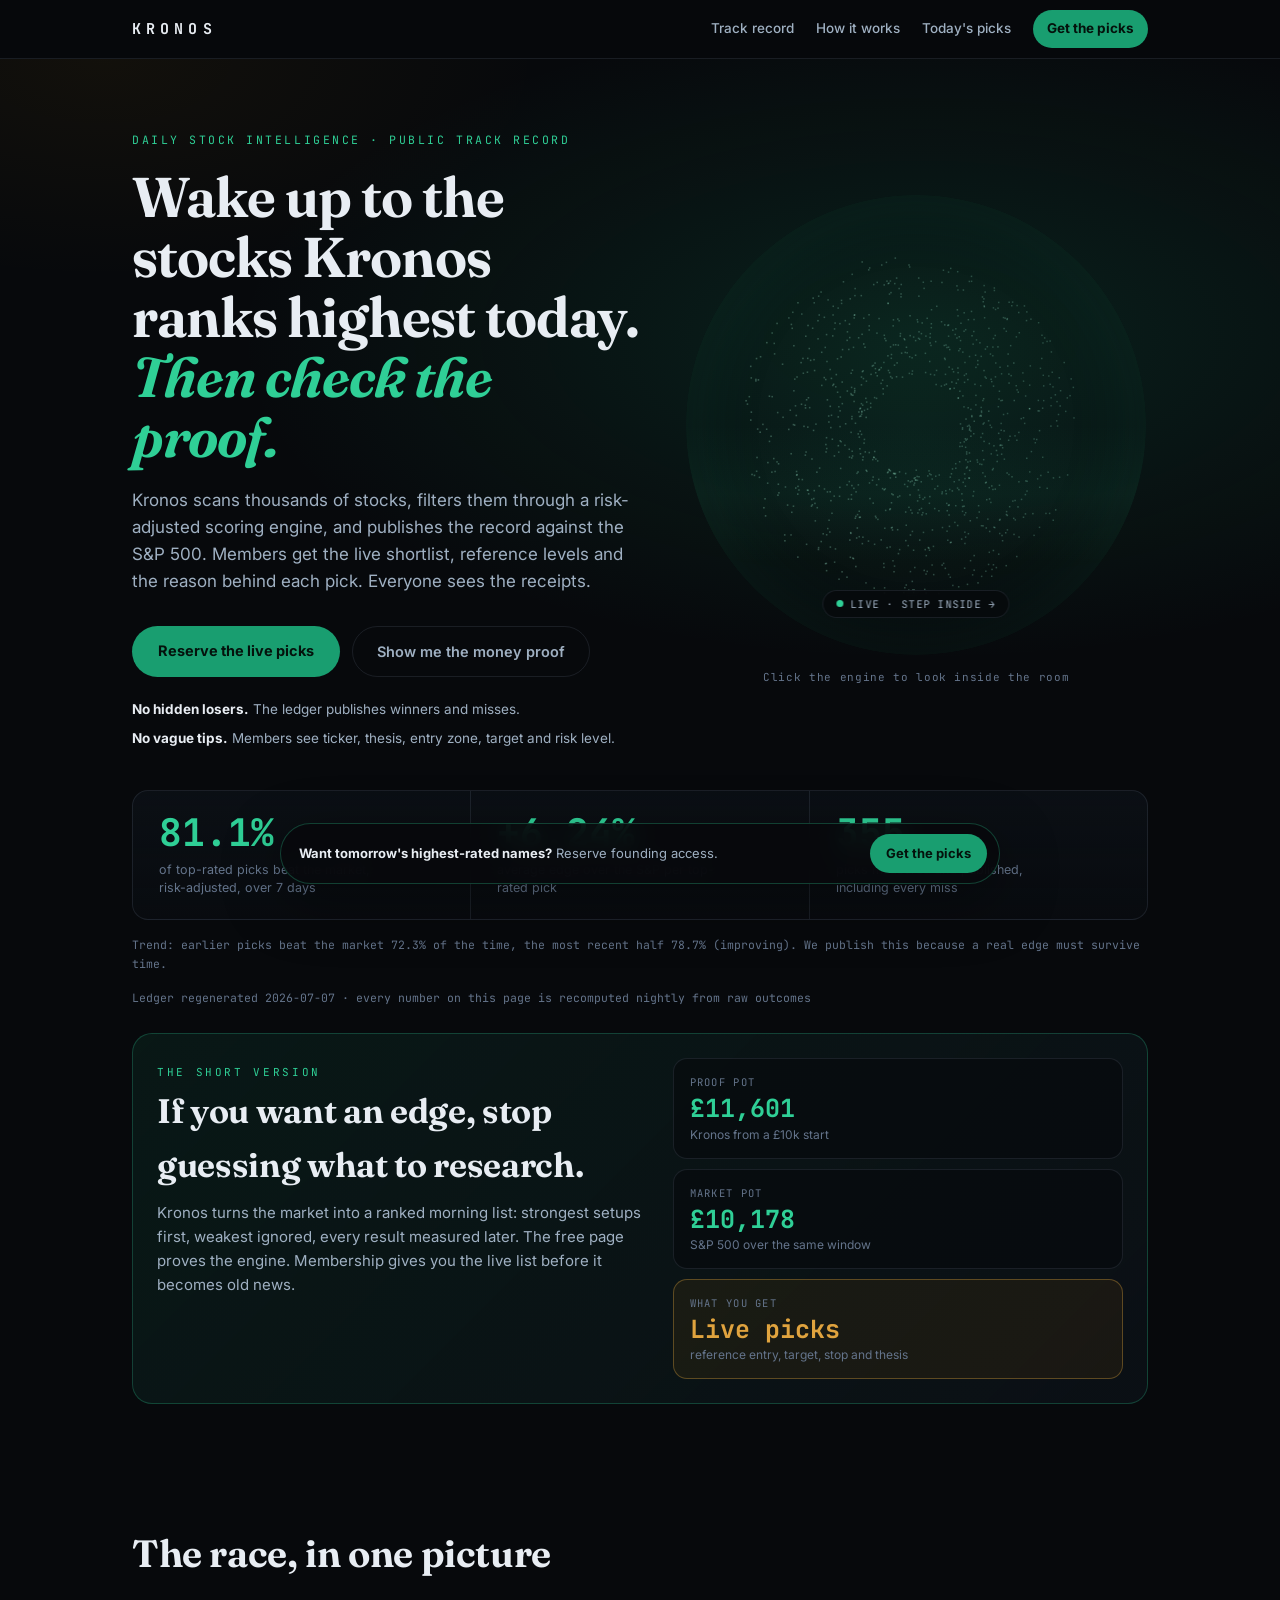
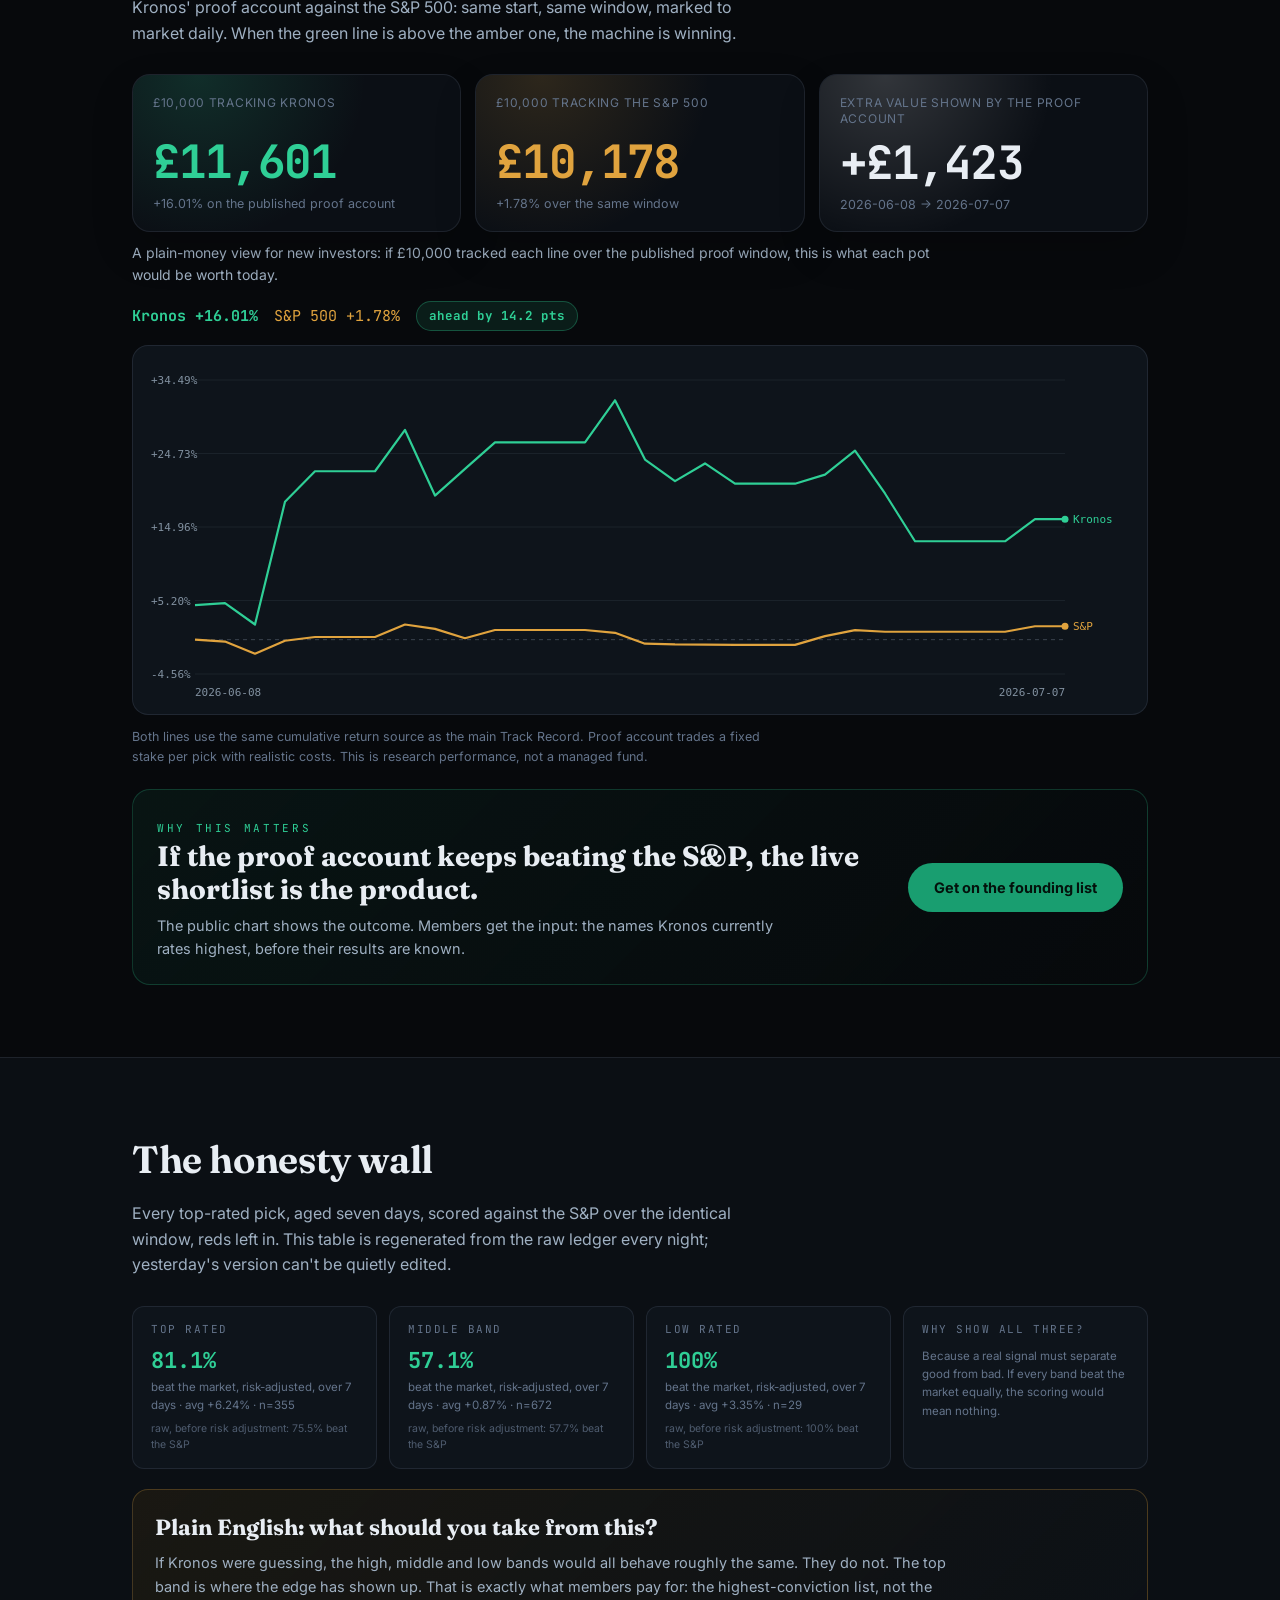
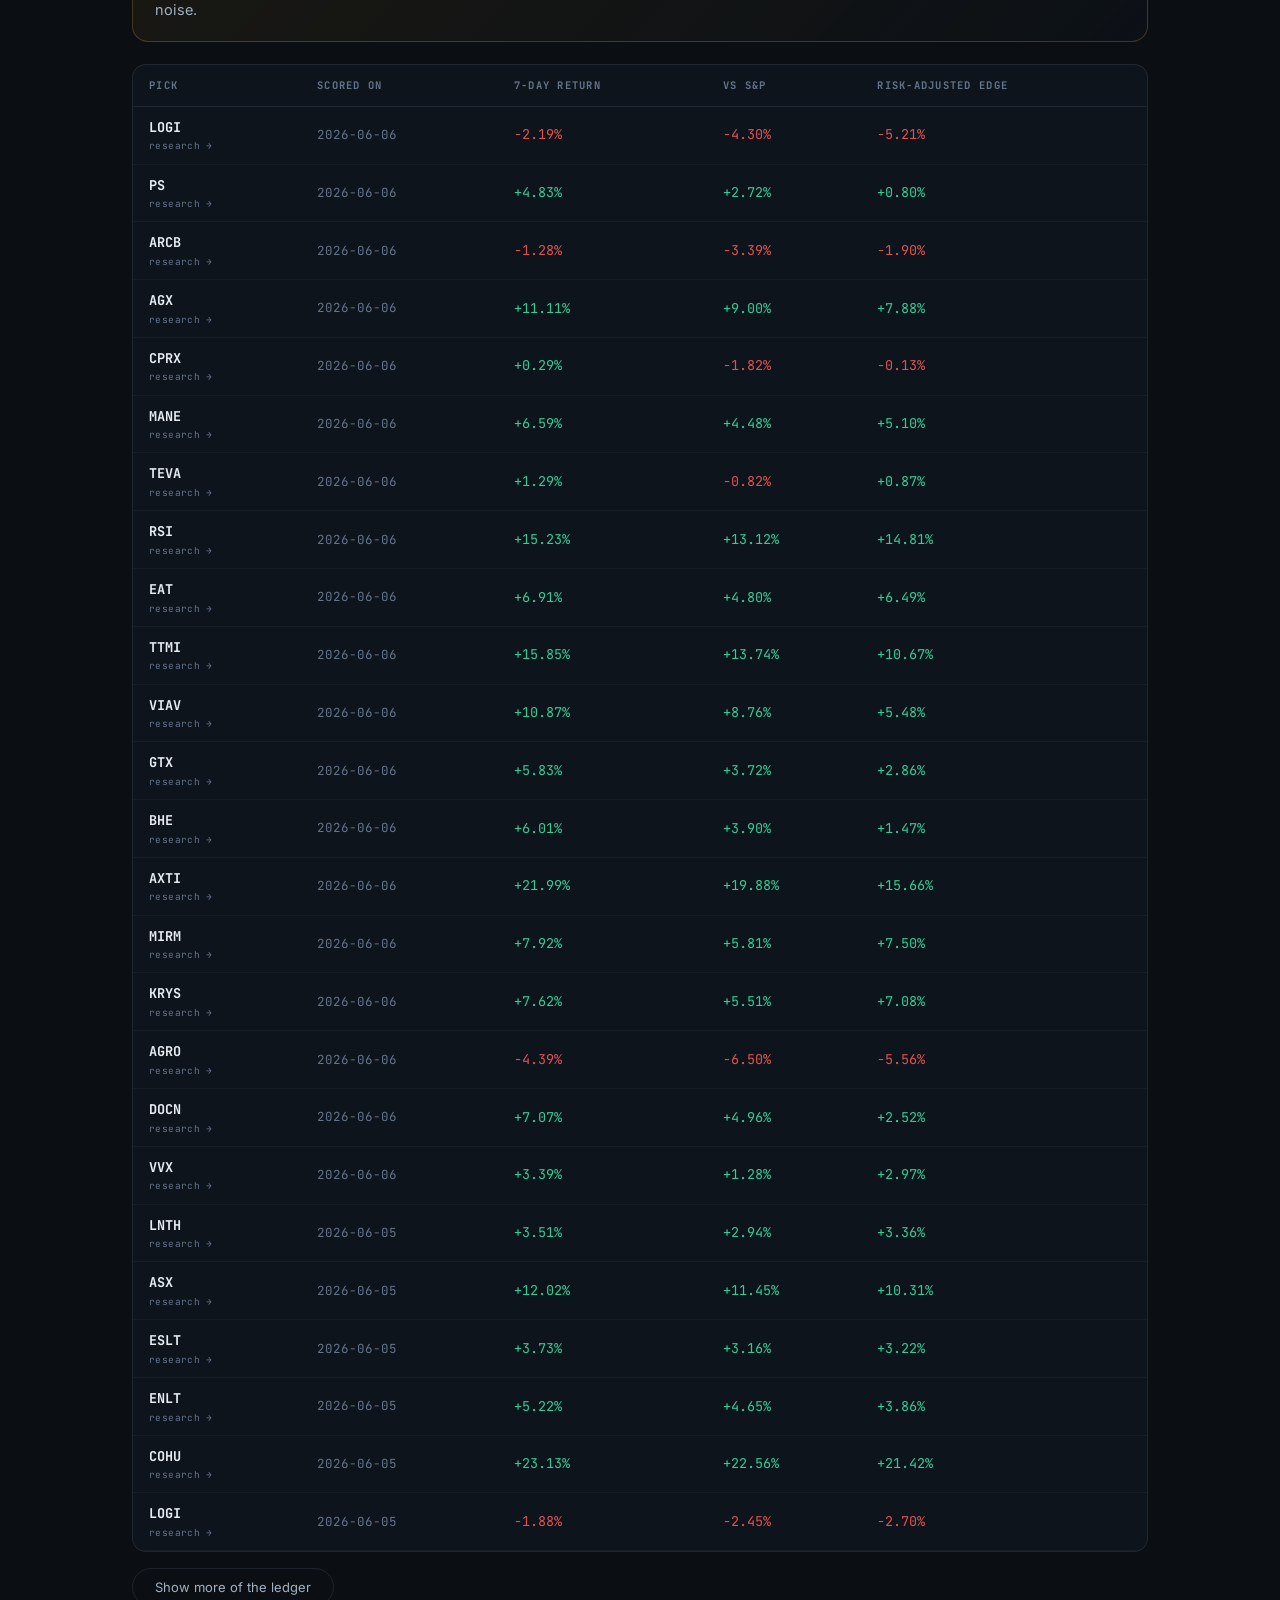
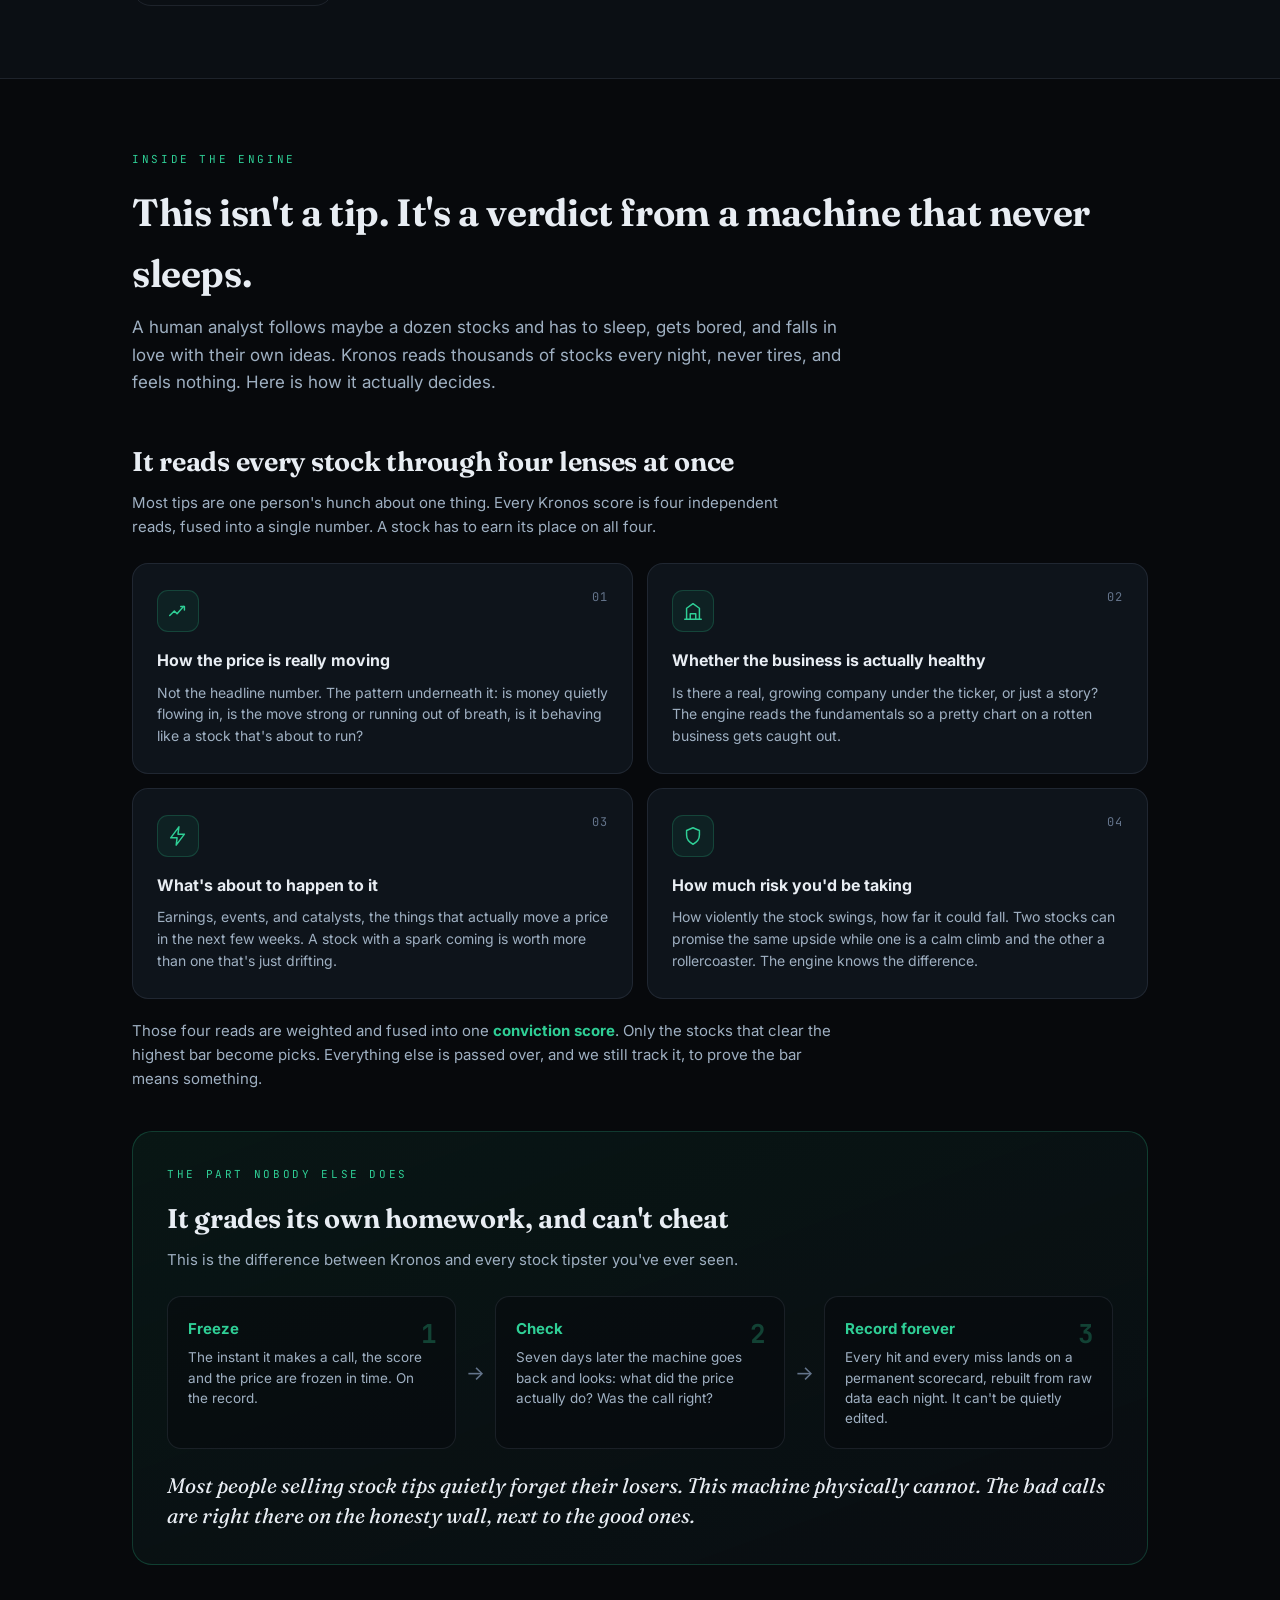
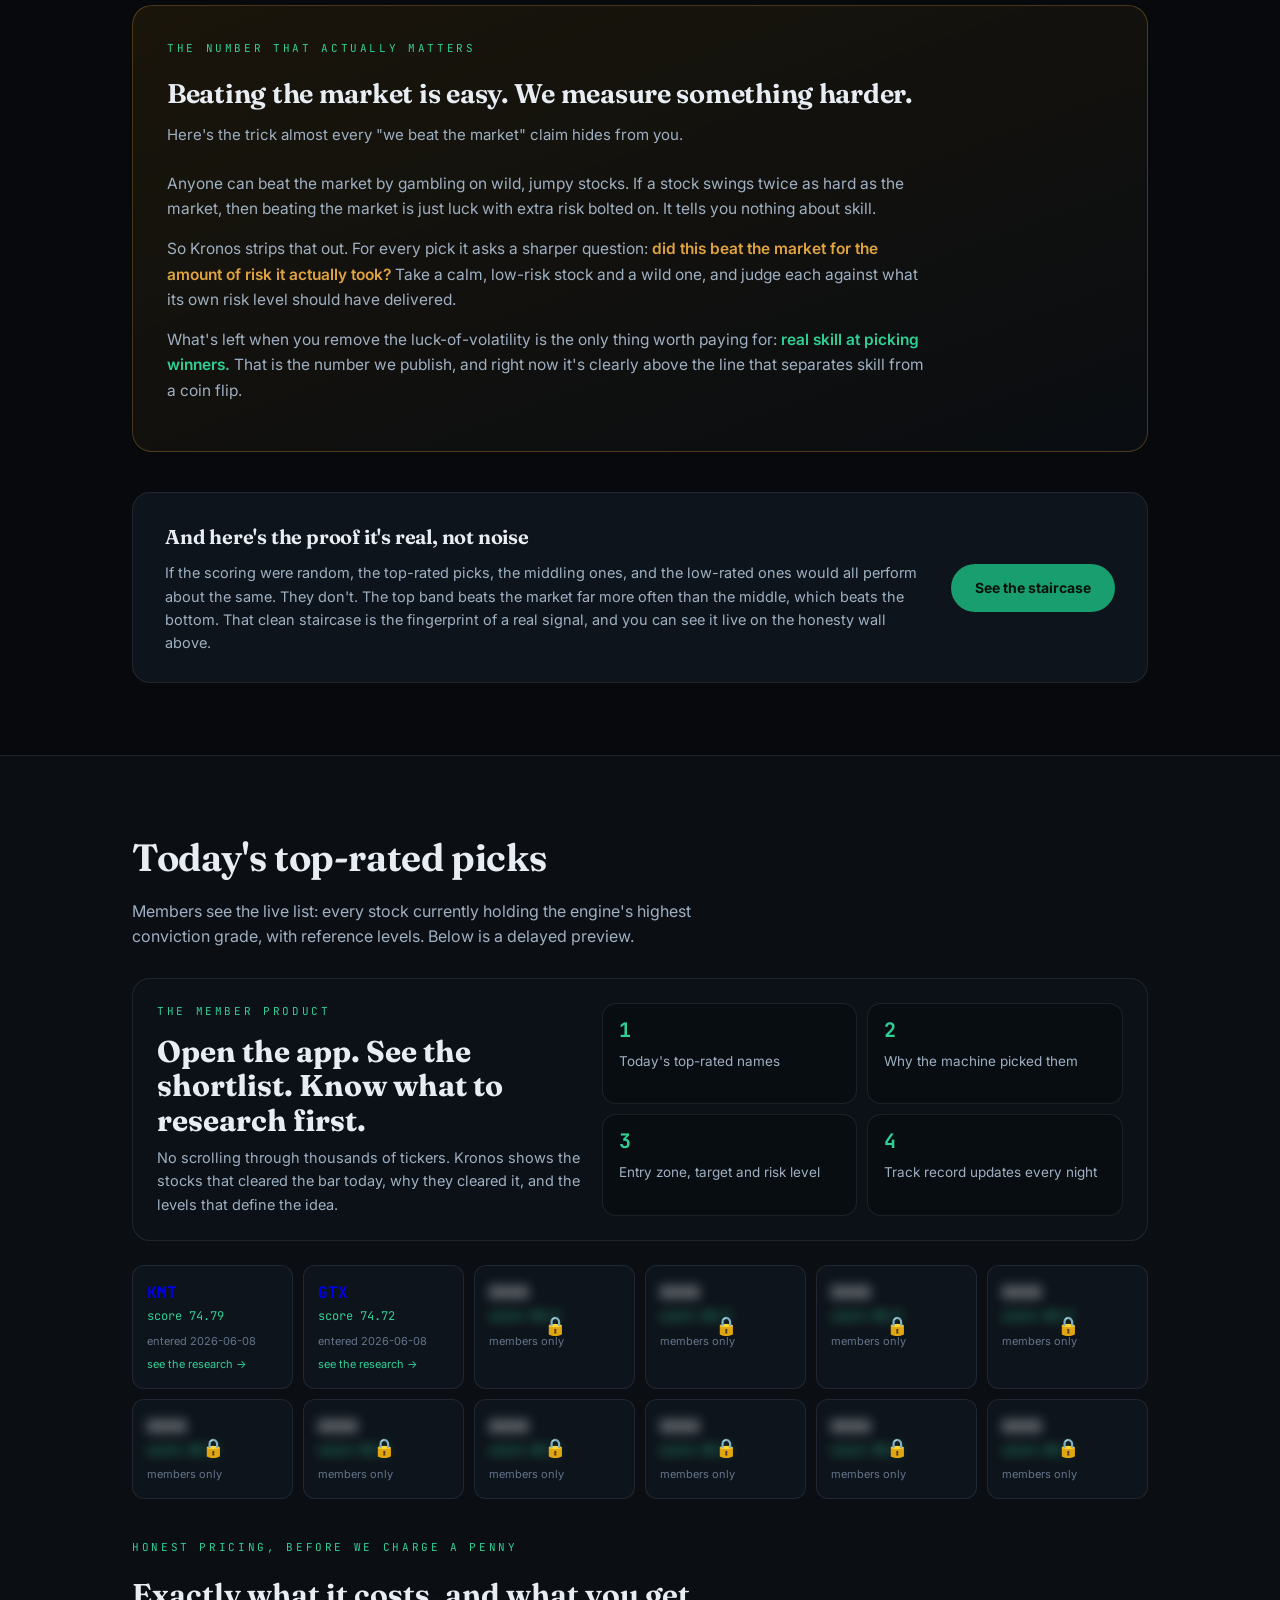
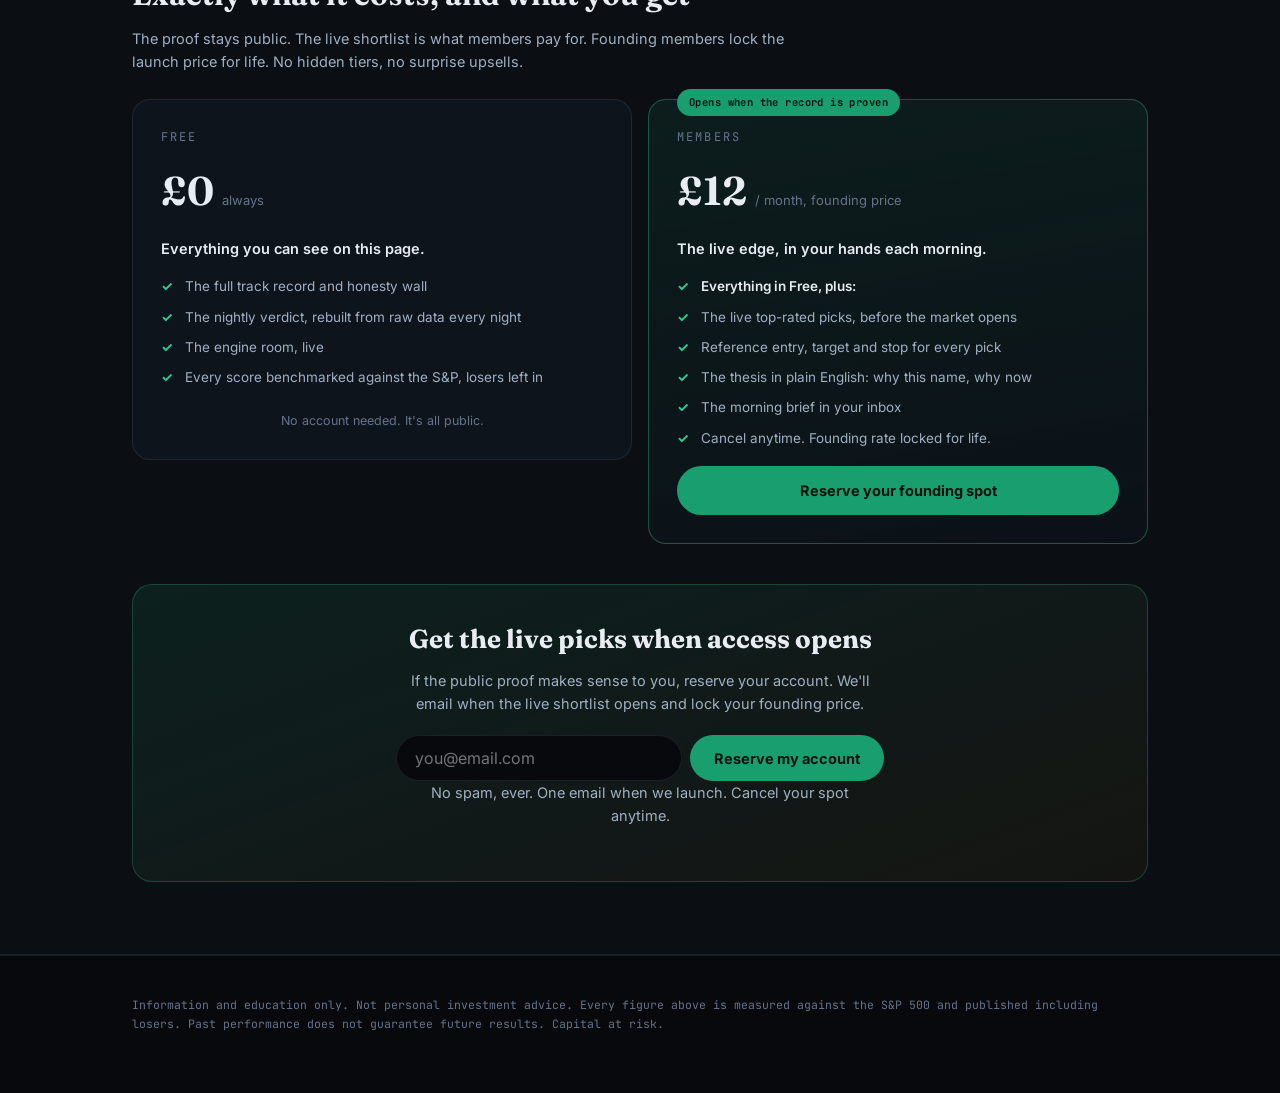
<file: index.html>
<!DOCTYPE html>
<html lang="en">
<head>
  <meta charset="UTF-8">
  <meta name="viewport" content="width=device-width, initial-scale=1.0, viewport-fit=cover">
  <title>KRONOS: daily stock picks with a public track record</title>
  <meta name="description" content="Kronos scores thousands of stocks, publishes every result, and shows retail investors the top-rated picks with a live track record against the S&P 500.">
  <meta name="theme-color" content="#07090c">
  <link rel="preconnect" href="https://fonts.googleapis.com">
  <link rel="preconnect" href="https://fonts.gstatic.com" crossorigin>
  <link href="https://fonts.googleapis.com/css2?family=Fraunces:opsz,wght@9..144,500;9..144,650&family=Inter:wght@400;500;600;700&family=JetBrains+Mono:wght@400;500;700&display=swap" rel="stylesheet">
  <link rel="stylesheet" href="css/site.css?v=8">
</head>
<body>
  <header class="nav">
    <div class="wrap nav-in">
      <div class="wordmark">KRONOS</div>
      <nav class="nav-links">
        <a href="#record">Track record</a>
        <a href="#how">How it works</a>
        <a href="#picks">Today's picks</a>
        <a class="cta-mini" href="#join">Get the picks</a>
      </nav>
    </div>
  </header>

  <!-- HERO: the living entity + the claim -->
  <section class="hero">
    <div class="wrap hero-grid">
      <div class="hero-copy">
        <p class="kicker">DAILY STOCK INTELLIGENCE · PUBLIC TRACK RECORD</p>
        <h1>Wake up to the stocks Kronos ranks highest today.<br><em>Then check the proof.</em></h1>
        <p class="sub">Kronos scans thousands of stocks, filters them through a risk-adjusted scoring
          engine, and publishes the record against the S&amp;P 500. Members get the live shortlist,
          reference levels and the reason behind each pick. Everyone sees the receipts.</p>
        <div class="hero-cta-row">
          <a href="#join" class="btn-primary">Reserve the live picks</a>
          <a href="#race" class="btn-ghost">Show me the money proof</a>
        </div>
        <div class="hero-proofline">
          <span><b>No hidden losers.</b> The ledger publishes winners and misses.</span>
          <span><b>No vague tips.</b> Members see ticker, thesis, entry zone, target and risk level.</span>
        </div>
      </div>
      <div class="hero-entity">
        <button class="entity-chamber" id="entity-open" type="button" aria-label="Step inside the engine room">
          <canvas id="entity"></canvas>
          <div class="entity-scanline"></div>
          <div class="entity-badge"><span class="pulse-dot"></span>LIVE · STEP INSIDE&nbsp;→</div>
        </button>
        <p class="entity-hint">Click the engine to look inside the room</p>
      </div>
    </div>

    <!-- the numbers, as a live readout strip under the hero -->
    <div class="wrap">
      <div class="readout" id="hero-stats">
        <div class="readout-cell"><b id="st-beat">...</b><span>of top-rated picks beat the market, risk-adjusted, over 7 days</span></div>
        <div class="readout-div"></div>
        <div class="readout-cell"><b id="st-alpha">...</b><span>average edge over the S&amp;P per top-rated pick</span></div>
        <div class="readout-div"></div>
        <div class="readout-cell"><b id="st-n">...</b><span>picks measured and published, including every miss</span></div>
      </div>
      <p class="asof mono" id="hero-trend" style="display:none"></p>
      <p class="asof mono" id="as-of">...</p>
      <div class="conversion-strip" id="conversion-strip">
        <div class="conversion-copy">
          <span class="eyebrow">THE SHORT VERSION</span>
          <h2>If you want an edge, stop guessing what to research.</h2>
          <p>Kronos turns the market into a ranked morning list: strongest setups first,
            weakest ignored, every result measured later. The free page proves the engine.
            Membership gives you the live list before it becomes old news.</p>
        </div>
        <div class="conversion-cards">
          <div class="conversion-card"><span>Proof pot</span><b id="cv-kronos">...</b><small>Kronos from a £10k start</small></div>
          <div class="conversion-card"><span>Market pot</span><b id="cv-sp">...</b><small>S&amp;P 500 over the same window</small></div>
          <div class="conversion-card hot"><span>What you get</span><b>Live picks</b><small>reference entry, target, stop and thesis</small></div>
        </div>
      </div>
    </div>
  </section>

  <!-- THE RACE -->
  <section class="band" id="race">
    <div class="wrap">
      <h2>The race, in one picture</h2>
      <p class="lede">Kronos' proof account against the S&amp;P 500: same start, same window,
        marked to market daily. When the green line is above the amber one, the machine is winning.</p>
      <div class="stake-race" id="stake-race" aria-label="Ten thousand pound portfolio comparison">
        <div class="stake-card stake-kronos">
          <span class="stake-label">£10,000 tracking Kronos</span>
          <b id="stake-kronos">...</b>
          <small id="stake-kronos-gain">...</small>
        </div>
        <div class="stake-card stake-sp">
          <span class="stake-label">£10,000 tracking the S&amp;P 500</span>
          <b id="stake-sp">...</b>
          <small id="stake-sp-gain">...</small>
        </div>
        <div class="stake-card stake-delta">
          <span class="stake-label">Extra value shown by the proof account</span>
          <b id="stake-delta">...</b>
          <small id="stake-window">same live window</small>
        </div>
      </div>
      <p class="stake-copy" id="stake-copy">A plain-money view for new investors: if £10,000 tracked each line over the published proof window, this is what each pot would be worth today.</p>
      <div class="race-head mono" id="race-verdict">...</div>
      <div class="chart-card">
        <canvas id="race-chart" height="340"></canvas>
      </div>
      <p class="note">Both lines use the same cumulative return source as the main Track Record. Proof account trades a fixed
        stake per pick with realistic costs. This is research performance, not a managed fund.</p>
      <div class="cta-panel">
        <div>
          <span class="eyebrow">WHY THIS MATTERS</span>
          <h3>If the proof account keeps beating the S&amp;P, the live shortlist is the product.</h3>
          <p>The public chart shows the outcome. Members get the input: the names Kronos currently rates highest, before their results are known.</p>
        </div>
        <a href="#join" class="btn-primary">Get on the founding list</a>
      </div>
      <div class="readout" id="real-trades-stats" style="display:none">
        <div class="readout-cell"><b id="rt-win">...</b><span>of closed top-tier trades were winners</span></div>
        <div class="readout-div"></div>
        <div class="readout-cell"><b id="rt-exp">...</b><span>average return per trade, costs included</span></div>
        <div class="readout-div"></div>
        <div class="readout-cell"><b id="rt-n">...</b><span>real, closed trades measured</span></div>
      </div>
      <p class="note" id="rt-note" style="display:none"></p>
    </div>
  </section>

  <!-- HONESTY WALL -->
  <section class="band alt" id="record">
    <div class="wrap">
      <h2>The honesty wall</h2>
      <p class="lede">Every top-rated pick, aged seven days, scored against the S&amp;P over the
        identical window, reds left in. This table is regenerated from the raw ledger every night;
        yesterday's version can't be quietly edited.<span id="wall-30d-caveat"></span></p>
      <div class="bands-row" id="bands-row"></div>
      <div class="joe-box">
        <h3>Plain English: what should you take from this?</h3>
        <p>If Kronos were guessing, the high, middle and low bands would all behave roughly the same.
          They do not. The top band is where the edge has shown up. That is exactly what members pay for:
          the highest-conviction list, not the noise.</p>
      </div>
      <div class="table-scroll">
        <table class="wall" id="wall">
          <thead><tr><th>Pick</th><th>Scored on</th><th>7-day return</th><th>vs S&amp;P</th><th>Risk-adjusted edge</th></tr></thead>
          <tbody></tbody>
        </table>
      </div>
      <button class="ghost" id="wall-more" type="button">Show more of the ledger</button>
    </div>
  </section>

  <!-- HOW THE ENGINE THINKS -->
  <section class="band" id="how">
    <div class="wrap">
      <p class="eyebrow">INSIDE THE ENGINE</p>
      <h2>This isn't a tip. It's a verdict from a machine that never sleeps.</h2>
      <p class="lede think-lead">A human analyst follows maybe a dozen stocks and has to sleep,
        gets bored, and falls in love with their own ideas. Kronos reads thousands of stocks every
        night, never tires, and feels nothing. Here is how it actually decides.</p>

      <!-- Four lenses -->
      <h3 class="think-h">It reads every stock through four lenses at once</h3>
      <p class="think-sub">Most tips are one person's hunch about one thing. Every Kronos score is
        four independent reads, fused into a single number. A stock has to earn its place on all four.</p>
      <div class="lenses">
        <div class="lens">
          <div class="lens-ic"><svg viewBox="0 0 24 24" fill="none" stroke="currentColor" stroke-width="1.6" stroke-linecap="round" stroke-linejoin="round"><path d="M3 17l5-5 3 3 7-8"/><path d="M15 7h4v4"/></svg></div>
          <span class="lens-n">01</span>
          <h4>How the price is really moving</h4>
          <p>Not the headline number. The pattern underneath it: is money quietly flowing in,
            is the move strong or running out of breath, is it behaving like a stock that's about to run?</p>
        </div>
        <div class="lens">
          <div class="lens-ic"><svg viewBox="0 0 24 24" fill="none" stroke="currentColor" stroke-width="1.6" stroke-linecap="round" stroke-linejoin="round"><path d="M3 21h18"/><path d="M5 21V9l7-5 7 5v12"/><path d="M9 21v-6h6v6"/></svg></div>
          <span class="lens-n">02</span>
          <h4>Whether the business is actually healthy</h4>
          <p>Is there a real, growing company under the ticker, or just a story? The engine reads the
            fundamentals so a pretty chart on a rotten business gets caught out.</p>
        </div>
        <div class="lens">
          <div class="lens-ic"><svg viewBox="0 0 24 24" fill="none" stroke="currentColor" stroke-width="1.6" stroke-linecap="round" stroke-linejoin="round"><path d="M13 2L4 14h7l-1 8 9-12h-7l1-8z"/></svg></div>
          <span class="lens-n">03</span>
          <h4>What's about to happen to it</h4>
          <p>Earnings, events, and catalysts, the things that actually move a price in the next few
            weeks. A stock with a spark coming is worth more than one that's just drifting.</p>
        </div>
        <div class="lens">
          <div class="lens-ic"><svg viewBox="0 0 24 24" fill="none" stroke="currentColor" stroke-width="1.6" stroke-linecap="round" stroke-linejoin="round"><path d="M12 3l7 3v5c0 4.5-3 8-7 10-4-2-7-5.5-7-10V6l7-3z"/></svg></div>
          <span class="lens-n">04</span>
          <h4>How much risk you'd be taking</h4>
          <p>How violently the stock swings, how far it could fall. Two stocks can promise the same
            upside while one is a calm climb and the other a rollercoaster. The engine knows the difference.</p>
        </div>
      </div>
      <p class="fuse-note">Those four reads are weighted and fused into one <b>conviction score</b>.
        Only the stocks that clear the highest bar become picks. Everything else is passed over,
        and we still track it, to prove the bar means something.</p>

      <!-- The self-scoring loop -->
      <div class="insight">
        <p class="eyebrow">THE PART NOBODY ELSE DOES</p>
        <h3 class="think-h">It grades its own homework, and can't cheat</h3>
        <p class="think-sub">This is the difference between Kronos and every stock tipster you've
          ever seen.</p>
        <div class="loop">
          <div class="loop-step"><span class="loop-n">1</span><b>Freeze</b>
            <p>The instant it makes a call, the score and the price are frozen in time. On the record.</p></div>
          <div class="loop-arrow">→</div>
          <div class="loop-step"><span class="loop-n">2</span><b>Check</b>
            <p>Seven days later the machine goes back and looks: what did the price actually do? Was the call right?</p></div>
          <div class="loop-arrow">→</div>
          <div class="loop-step"><span class="loop-n">3</span><b>Record forever</b>
            <p>Every hit and every miss lands on a permanent scorecard, rebuilt from raw data each night. It can't be quietly edited.</p></div>
        </div>
        <p class="insight-punch">Most people selling stock tips quietly forget their losers.
          This machine physically cannot. The bad calls are right there on the honesty wall, next to the good ones.</p>
      </div>

      <!-- The clever bit: risk-adjusted -->
      <div class="insight insight-gold">
        <p class="eyebrow">THE NUMBER THAT ACTUALLY MATTERS</p>
        <h3 class="think-h">Beating the market is easy. We measure something harder.</h3>
        <p class="think-sub">Here's the trick almost every "we beat the market" claim hides from you.</p>
        <p class="clever">Anyone can beat the market by gambling on wild, jumpy stocks. If a stock
          swings twice as hard as the market, then beating the market is just luck with extra risk bolted on.
          It tells you nothing about skill.</p>
        <p class="clever">So Kronos strips that out. For every pick it asks a sharper question:
          <b>did this beat the market for the amount of risk it actually took?</b> Take a calm,
          low-risk stock and a wild one, and judge each against what its own risk level should have delivered.</p>
        <p class="clever clever-last">What's left when you remove the luck-of-volatility is the only thing worth
          paying for: <b>real skill at picking winners.</b> That is the number we publish, and right now it's
          clearly above the line that separates skill from a coin flip.</p>
      </div>

      <!-- Gradient proof -->
      <div class="proof-strip">
        <div class="proof-strip-in">
          <div class="proof-strip-txt">
            <h3 class="think-h">And here's the proof it's real, not noise</h3>
            <p>If the scoring were random, the top-rated picks, the middling ones, and the low-rated
              ones would all perform about the same. They don't. The top band beats the market far more
              often than the middle, which beats the bottom. That clean staircase is the fingerprint of a
              real signal, and you can see it live on the honesty wall above.</p>
          </div>
          <a href="#record" class="proof-strip-cta">See the staircase</a>
        </div>
      </div>
    </div>
  </section>

  <!-- TODAY'S PICKS (the product) -->
  <section class="band alt" id="picks">
    <div class="wrap">
      <h2>Today's top-rated picks</h2>
      <p class="lede">Members see the live list: every stock currently holding the engine's highest
        conviction grade, with reference levels. Below is a delayed preview.</p>
      <div class="member-product">
        <div class="member-copy">
          <p class="eyebrow">THE MEMBER PRODUCT</p>
          <h3>Open the app. See the shortlist. Know what to research first.</h3>
          <p>No scrolling through thousands of tickers. Kronos shows the stocks that cleared the bar today,
            why they cleared it, and the levels that define the idea.</p>
        </div>
        <div class="member-grid">
          <div><b>1</b><span>Today's top-rated names</span></div>
          <div><b>2</b><span>Why the machine picked them</span></div>
          <div><b>3</b><span>Entry zone, target and risk level</span></div>
          <div><b>4</b><span>Track record updates every night</span></div>
        </div>
      </div>
      <div class="picks-grid" id="picks-grid"></div>

      <!-- PRICING (transparent, before we ever charge) -->
      <div class="pricing" id="pricing">
        <p class="eyebrow">HONEST PRICING, BEFORE WE CHARGE A PENNY</p>
        <h3 class="pricing-h">Exactly what it costs, and what you get</h3>
        <p class="pricing-note">The proof stays public. The live shortlist is what members pay for.
          Founding members lock the launch price for life. No hidden tiers, no surprise upsells.</p>
        <div class="tiers">
          <div class="tier">
            <div class="tier-name">FREE</div>
            <div class="tier-price"><b>£0</b><span>always</span></div>
            <p class="tier-tag">Everything you can see on this page.</p>
            <ul class="tier-list">
              <li>The full track record and honesty wall</li>
              <li>The nightly verdict, rebuilt from raw data every night</li>
              <li>The engine room, live</li>
              <li>Every score benchmarked against the S&amp;P, losers left in</li>
            </ul>
            <div class="tier-cta-note">No account needed. It's all public.</div>
          </div>
          <div class="tier tier-featured">
            <div class="tier-badge">Opens when the record is proven</div>
            <div class="tier-name">MEMBERS</div>
            <div class="tier-price"><b>£12</b><span>/ month, founding price</span></div>
            <p class="tier-tag">The live edge, in your hands each morning.</p>
            <ul class="tier-list">
              <li>Everything in Free, plus:</li>
              <li>The live top-rated picks, before the market opens</li>
              <li>Reference entry, target and stop for every pick</li>
              <li>The thesis in plain English: why this name, why now</li>
              <li>The morning brief in your inbox</li>
              <li>Cancel anytime. Founding rate locked for life.</li>
            </ul>
            <a href="#join" class="tier-cta">Reserve your founding spot</a>
          </div>
        </div>
      </div>

      <!-- CREATE ACCOUNT / EARLY ACCESS -->
      <div class="paywall" id="join">
        <h3>Get the live picks when access opens</h3>
        <p>If the public proof makes sense to you, reserve your account. We'll email when the live
          shortlist opens and lock your founding price.</p>
        <form class="waitlist" id="wl-form" onsubmit="return joinWaitlist(event)">
          <input type="email" id="wl-email" placeholder="you@email.com" required autocomplete="email">
          <input type="checkbox" name="botcheck" tabindex="-1" aria-hidden="true" style="position:absolute;left:-9999px;opacity:0">
          <button type="submit">Reserve my account</button>
        </form>
        <p class="wl-micro">No spam, ever. One email when we launch. Cancel your spot anytime.</p>
        <p class="mono tiny" id="wl-done"></p>
      </div>
    </div>
  </section>

  <!-- THE ENGINE ROOM (opens from the entity) -->
  <div class="engine-room" id="engine-room" aria-hidden="true">
    <div class="er-top">
      <div class="er-title">THE ENGINE ROOM <span class="er-live"><span class="pulse-dot"></span>LIVE</span></div>
      <div class="er-stats" id="er-stats"></div>
      <button class="er-close" id="er-close" type="button">Close ✕</button>
    </div>
    <div class="er-stage">
      <canvas id="er-canvas"></canvas>
    </div>
    <div class="er-foot">
      <span class="er-legend-item"><i style="background:#9fb0c2"></i>a ticker moving through the line</span>
      <span class="er-legend-item"><i style="background:#2fcf96"></i>graded top band</span>
      <span class="er-legend-item"><i style="background:#e0a33e"></i>middle band</span>
      <span class="er-legend-item"><i style="background:#e05252"></i>low band</span>
      <span class="er-foot-note">Roles shown, driven by tickers the engine is actually publishing. A live look at the line, not the secret sauce.</span>
    </div>
  </div>

  <footer>
    <div class="wrap">
      <p class="mono tiny" id="disclaimer">Information and education only. Not personal investment advice.
        Capital at risk. Past performance does not guarantee future results.</p>
    </div>
  </footer>

  <div class="sticky-cta">
    <span><b>Want tomorrow's highest-rated names?</b> Reserve founding access.</span>
    <a href="#join">Get the picks</a>
  </div>

  <script src="js/site.js?v=8"></script>
  <script src="js/entity.js?v=1"></script>
  <script src="js/engine-room.js?v=2"></script>
</body>
</html>
</file>
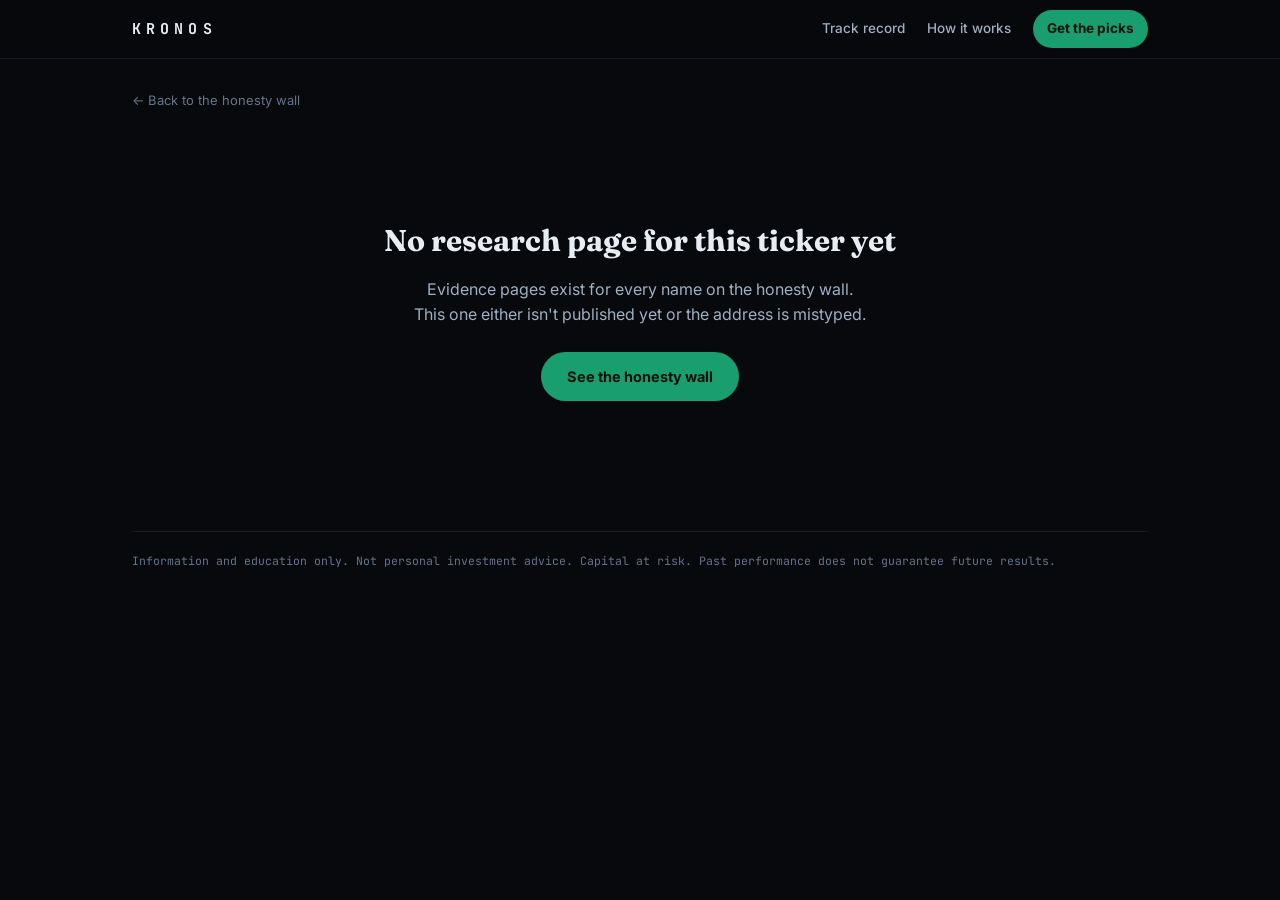
<file: ticker.html>
<!DOCTYPE html>
<html lang="en">
<head>
  <meta charset="UTF-8">
  <meta name="viewport" content="width=device-width, initial-scale=1.0, viewport-fit=cover">
  <title>KRONOS research page</title>
  <meta name="description" content="Everything the Kronos engine read to score this stock: the articles, the events, the numbers. A research starting point, not a recommendation.">
  <meta name="theme-color" content="#07090c">
  <link rel="preconnect" href="https://fonts.googleapis.com">
  <link rel="preconnect" href="https://fonts.gstatic.com" crossorigin>
  <link href="https://fonts.googleapis.com/css2?family=Fraunces:opsz,wght@9..144,500;9..144,650&family=Inter:wght@400;500;600;700&family=JetBrains+Mono:wght@400;500;700&display=swap" rel="stylesheet">
  <link rel="stylesheet" href="css/site.css?v=6">
  <link rel="stylesheet" href="css/ticker.css?v=2">
</head>
<body>
  <header class="nav">
    <div class="wrap nav-in">
      <a class="wordmark" href="index.html" style="text-decoration:none;color:inherit">KRONOS</a>
      <nav class="nav-links">
        <a href="index.html#record">Track record</a>
        <a href="index.html#how">How it works</a>
        <a class="cta-mini" href="index.html#join">Get the picks</a>
      </nav>
    </div>
  </header>

  <div class="wrap tk-wrap">
    <a class="tk-back" href="index.html#record">&larr; Back to the honesty wall</a>

    <div id="tk-missing" class="tk-missing" style="display:none">
      <h1>No research page for this ticker yet</h1>
      <p>Evidence pages exist for every name on the honesty wall. This one either
        isn't published yet or the address is mistyped.</p>
      <a class="btn-primary" href="index.html#record">See the honesty wall</a>
    </div>

    <div id="tk-page" style="display:none">
      <!-- header -->
      <div class="tk-head">
        <div class="tk-title">
          <div class="tk-sym mono" id="tk-sym">...</div>
          <h1 id="tk-company">...</h1>
          <p class="tk-scored mono" id="tk-scored"></p>
        </div>
        <div class="tk-scorebox">
          <div class="tk-band" id="tk-band"></div>
          <div class="tk-composite mono" id="tk-composite">...</div>
          <div class="tk-composite-label">conviction score / 100</div>
        </div>
      </div>
      <p class="tk-prompt" id="tk-prompt"></p>

      <!-- score anatomy -->
      <section class="tk-sec">
        <h2>The score, taken apart</h2>
        <p class="tk-lede">Six independent reads, fused into one number. Risk works in
          reverse: the fuller that bar, the more it pulled the score down.</p>
        <div class="tk-dims" id="tk-dims"></div>
        <div class="tk-explain" id="tk-explain"></div>
      </section>

      <!-- premium trade levels -->
      <section class="tk-sec" id="tk-premium-sec" style="display:none">
        <h2>The exact trade</h2>
        <p class="tk-lede">Buy price, stop loss and exit, the way the engine actually
          ran it. Free on the honesty wall as percentages; the real numbers are
          a members' feature.</p>
        <div class="tk-premium" id="tk-premium"></div>
      </section>

      <!-- outcome so far -->
      <section class="tk-sec" id="tk-outcome-sec">
        <h2>How the call worked out</h2>
        <p class="tk-lede">The same honesty as the wall: what actually happened after the
          score, against the S&amp;P over the identical window.</p>
        <div class="tk-outcome" id="tk-outcome"></div>
      </section>

      <!-- news evidence -->
      <section class="tk-sec" id="tk-news-sec">
        <h2>What the engine read</h2>
        <p class="tk-lede">The coverage behind the score, with links. Read the sources
          yourself; that's the point.</p>
        <div class="tk-news" id="tk-news"></div>
      </section>

      <!-- catalysts -->
      <section class="tk-sec" id="tk-cat-sec">
        <h2>Catalyst calendar</h2>
        <p class="tk-lede">The scheduled events that can move this price.</p>
        <div class="tk-cats" id="tk-cats"></div>
      </section>

      <!-- fundamentals -->
      <section class="tk-sec" id="tk-fund-sec">
        <h2>The business, in numbers</h2>
        <div class="tk-funds" id="tk-funds"></div>
      </section>

      <!-- social -->
      <section class="tk-sec" id="tk-social-sec" style="display:none">
        <h2>The crowd's read</h2>
        <p class="tk-lede">What retail investors are saying right now. Sentiment, not truth.</p>
        <div class="tk-social" id="tk-social"></div>
      </section>

      <!-- data sources -->
      <section class="tk-sec">
        <h2>Where all of this comes from</h2>
        <p class="tk-lede">The engine is wired into these providers. Every page like this
          one is assembled from their raw output, then scored.</p>
        <div class="tk-sources" id="tk-sources"></div>
      </section>

      <div class="tk-cta">
        <h3>Want the picks while they're fresh?</h3>
        <p>This page is published after the call has aged onto the public record. Members
          get the live list each morning.</p>
        <a class="btn-primary" href="index.html#join">Reserve your founding spot</a>
      </div>
    </div>

    <footer class="tk-foot">
      <p class="mono tiny" id="tk-disclaimer">Information and education only. Not personal
        investment advice. Capital at risk. Past performance does not guarantee future results.</p>
    </footer>
  </div>

  <script src="js/ticker.js?v=2"></script>
</body>
</html>
</file>
<file: css/site.css>
/* KRONOS public site: dark editorial fintech. Personality: an audit you can
   read like a magazine. Serif display (Fraunces) for the claims, Inter for
   body, JetBrains Mono for anything that is a number from the ledger. */

:root {
  --bg: #07090c;
  --bg-2: #0b0f14;
  --card: #0e141b;
  --line: rgba(151, 173, 196, .13);
  --ink: #e8edf3;
  --ink-2: #9fb0c2;
  --ink-3: #64748b;
  --green: #199e70;      /* validated series pair (dark) */
  --green-hi: #2fcf96;
  --amber: #c98500;
  --amber-hi: #e0a33e;
  --red: #e05252;
  --serif: "Fraunces", Georgia, serif;
  --sans: "Inter", -apple-system, sans-serif;
  --mono: "JetBrains Mono", monospace;
}
* { margin: 0; padding: 0; box-sizing: border-box; }
html { scroll-behavior: smooth; -webkit-text-size-adjust: 100%; }
body { background: var(--bg); color: var(--ink); font-family: var(--sans); line-height: 1.6; }
.wrap { max-width: 1060px; margin: 0 auto; padding: 0 22px; }
.mono { font-family: var(--mono); }
.tiny { font-size: 11.5px; color: var(--ink-3); }
h2 { font-family: var(--serif); font-weight: 650; font-size: clamp(26px, 4vw, 38px); letter-spacing: -0.01em; margin-bottom: 10px; }
.lede { color: var(--ink-2); max-width: 640px; margin-bottom: 28px; font-size: 16px; }
.note { color: var(--ink-3); font-size: 12.5px; margin-top: 12px; max-width: 640px; }

/* nav */
.nav { position: sticky; top: 0; z-index: 50; background: rgba(7, 9, 12, .82); backdrop-filter: blur(14px); border-bottom: 1px solid var(--line); }
.nav-in { display: flex; align-items: center; justify-content: space-between; height: 58px; }
.wordmark { font-family: var(--mono); font-weight: 700; letter-spacing: .34em; font-size: 15px; }
.nav-links { display: flex; gap: 22px; align-items: center; }
.nav-links a { color: var(--ink-2); text-decoration: none; font-size: 13.5px; font-weight: 500; }
.nav-links a:hover { color: var(--ink); }
.cta-mini { background: var(--green); color: #04120c !important; padding: 8px 14px; border-radius: 999px; font-weight: 700 !important; }

/* hero */
.hero { padding: clamp(40px, 6vw, 72px) 0 48px; position: relative; overflow: hidden; background:
  radial-gradient(1100px 520px at 72% 20%, rgba(25, 158, 112, .16), transparent 62%),
  radial-gradient(800px 400px at 8% 0%, rgba(201, 133, 0, .06), transparent 55%); }
.hero-grid { display: grid; grid-template-columns: 1.05fr .95fr; gap: 40px; align-items: center; }
.kicker { font-family: var(--mono); font-size: 11.5px; letter-spacing: .22em; color: var(--green-hi); margin-bottom: 18px; }
.hero h1 { font-family: var(--serif); font-weight: 650; font-size: clamp(34px, 5vw, 56px); line-height: 1.07; letter-spacing: -0.018em; }
.hero h1 em { font-style: italic; color: var(--green-hi); }
.hero .sub { margin-top: 20px; max-width: 560px; color: var(--ink-2); font-size: clamp(15px, 1.6vw, 17px); }
.hero-cta-row { display: flex; gap: 12px; margin-top: 30px; flex-wrap: wrap; }
.btn-primary { background: var(--green); color: #04120c; text-decoration: none; font-weight: 700; font-size: 14.5px; padding: 13px 26px; border-radius: 999px; transition: background .15s; }
.btn-primary:hover { background: var(--green-hi); }
.btn-ghost { border: 1px solid var(--line); color: var(--ink-2); text-decoration: none; font-weight: 600; font-size: 14.5px; padding: 13px 24px; border-radius: 999px; }
.btn-ghost:hover { border-color: var(--ink-3); color: var(--ink); }
.hero-proofline { display: grid; gap: 8px; margin-top: 22px; max-width: 560px; }
.hero-proofline span { color: var(--ink-2); font-size: 13.5px; }
.hero-proofline b { color: var(--ink); }

/* the living entity chamber */
.hero-entity { display: flex; flex-direction: column; align-items: center; }
.entity-chamber { position: relative; width: 100%; max-width: 460px; aspect-ratio: 1 / 1;
  border-radius: 50%; overflow: hidden; cursor: pointer; padding: 0; border: none;
  background: radial-gradient(circle at 50% 50%, rgba(25, 158, 112, .06), rgba(7, 9, 12, 0) 70%);
  transition: transform .25s; }
.entity-chamber:hover { transform: scale(1.02); }
.entity-chamber:hover .entity-badge { border-color: rgba(47, 207, 150, .5); color: var(--ink); }
.entity-hint { margin-top: 14px; font-family: var(--mono); font-size: 11px; letter-spacing: .06em; color: var(--ink-3); }
.entity-chamber::before { content: ""; position: absolute; inset: 0; border-radius: 50%;
  box-shadow: inset 0 0 80px rgba(25, 158, 112, .1); pointer-events: none; z-index: 2; }
#entity { position: absolute; inset: 0; width: 100%; height: 100%; display: block; }
.entity-scanline { position: absolute; left: 0; right: 0; height: 30%; z-index: 1; pointer-events: none;
  background: linear-gradient(180deg, transparent, rgba(47, 207, 150, .05), transparent);
  animation: scan 6s linear infinite; }
@keyframes scan { 0% { top: -30%; } 100% { top: 100%; } }
.entity-badge { position: absolute; bottom: 8%; left: 50%; transform: translateX(-50%); z-index: 3;
  display: flex; align-items: center; gap: 7px; white-space: nowrap;
  font-family: var(--mono); font-size: 10.5px; letter-spacing: .12em; color: var(--ink-2);
  background: rgba(7, 9, 12, .72); border: 1px solid var(--line); border-radius: 999px; padding: 6px 13px;
  backdrop-filter: blur(6px); }
.pulse-dot { width: 7px; height: 7px; border-radius: 50%; background: var(--green-hi); box-shadow: 0 0 0 0 rgba(47, 207, 150, .6); animation: pulse 2s infinite; }
@keyframes pulse { 0% { box-shadow: 0 0 0 0 rgba(47, 207, 150, .5); } 70% { box-shadow: 0 0 0 8px rgba(47, 207, 150, 0); } 100% { box-shadow: 0 0 0 0 rgba(47, 207, 150, 0); } }

/* live readout strip (replaces stat cards) */
.readout { display: flex; align-items: stretch; margin-top: 40px; border: 1px solid var(--line);
  border-radius: 16px; background: linear-gradient(180deg, rgba(14, 20, 27, .6), rgba(14, 20, 27, .25)); overflow: hidden; }
.readout-cell { flex: 1; padding: 22px 26px; }
.readout-cell b { display: block; font-family: var(--mono); font-size: clamp(28px, 3.4vw, 38px); font-weight: 700; color: var(--green-hi); line-height: 1; }
.readout-cell span { display: block; margin-top: 10px; font-size: 12.5px; color: var(--ink-3); line-height: 1.45; max-width: 220px; }
.readout-div { width: 1px; background: var(--line); }
.asof { margin-top: 16px; font-size: 11.5px; color: var(--ink-3); }
.conversion-strip { margin-top: 26px; display: grid; grid-template-columns: 1.05fr .95fr; gap: 18px; align-items: stretch;
  border: 1px solid rgba(47, 207, 150, .25); border-radius: 20px; padding: 24px;
  background: linear-gradient(135deg, rgba(25, 158, 112, .10), rgba(14, 20, 27, .62)); }
.conversion-copy h2 { margin-bottom: 8px; font-size: clamp(24px, 3.2vw, 34px); }
.conversion-copy p { color: var(--ink-2); max-width: 620px; font-size: 15px; line-height: 1.6; }
.conversion-cards { display: grid; grid-template-columns: 1fr; gap: 10px; }
.conversion-card { border: 1px solid var(--line); border-radius: 14px; padding: 15px 16px; background: rgba(7, 9, 12, .55); }
.conversion-card span { display: block; font-family: var(--mono); font-size: 10.5px; letter-spacing: .12em; color: var(--ink-3); text-transform: uppercase; }
.conversion-card b { display: block; margin-top: 4px; font-family: var(--mono); font-size: 25px; line-height: 1.05; color: var(--green-hi); }
.conversion-card small { display: block; margin-top: 5px; color: var(--ink-3); font-size: 12px; line-height: 1.35; }
.conversion-card.hot { border-color: rgba(224, 163, 62, .35); background: rgba(201, 133, 0, .08); }
.conversion-card.hot b { color: var(--amber-hi); }

/* bands */
.band { padding: 72px 0; }
.band.alt { background: var(--bg-2); border-top: 1px solid var(--line); border-bottom: 1px solid var(--line); }

/* race chart */
.race-head { font-size: 15px; margin-bottom: 14px; display: flex; gap: 16px; flex-wrap: wrap; align-items: center; }
.race-head .delta { padding: 4px 12px; border-radius: 999px; font-weight: 700; font-size: 12.5px; }
.race-head .delta.up { color: var(--green-hi); background: rgba(47, 207, 150, .1); border: 1px solid rgba(47, 207, 150, .3); }
.race-head .delta.down { color: var(--red); background: rgba(224, 82, 82, .1); border: 1px solid rgba(224, 82, 82, .3); }
.stake-race { display: grid; grid-template-columns: repeat(3, minmax(0, 1fr)); gap: 14px; margin: 26px 0 10px; }
.stake-card { position: relative; overflow: hidden; border: 1px solid var(--line); border-radius: 18px; padding: 20px 20px 18px; background: rgba(13, 18, 24, .82); box-shadow: 0 18px 42px rgba(0,0,0,.18); }
.stake-card::before { content: ""; position: absolute; inset: 0; opacity: .16; pointer-events: none; }
.stake-kronos::before { background: radial-gradient(circle at 20% 0%, var(--green-hi), transparent 55%); }
.stake-sp::before { background: radial-gradient(circle at 20% 0%, var(--amber-hi), transparent 55%); }
.stake-delta::before { background: radial-gradient(circle at 20% 0%, #ffffff, transparent 55%); }
.stake-label { display: block; position: relative; font-size: 12px; color: var(--ink-3); letter-spacing: .06em; text-transform: uppercase; line-height: 1.35; min-height: 32px; }
.stake-card b { display: block; position: relative; margin-top: 12px; font-family: var(--mono); font-size: clamp(28px, 4.2vw, 46px); line-height: 1; letter-spacing: -.04em; }
.stake-kronos b { color: var(--green-hi); }
.stake-sp b { color: var(--amber-hi); }
.stake-delta b { color: var(--ink); }
.stake-card small { display: block; position: relative; margin-top: 10px; color: var(--ink-3); font-size: 12.5px; line-height: 1.4; }
.stake-copy { color: var(--ink-2); font-size: 14px; line-height: 1.55; max-width: 820px; margin: 0 0 16px; }
.chart-card { background: var(--card); border: 1px solid var(--line); border-radius: 16px; padding: 18px 14px 10px; position: relative; }
.chart-card canvas { width: 100%; display: block; }
.cta-panel { margin-top: 22px; display: flex; align-items: center; justify-content: space-between; gap: 18px;
  border: 1px solid rgba(47, 207, 150, .22); border-radius: 18px; padding: 24px;
  background: linear-gradient(135deg, rgba(25, 158, 112, .08), rgba(7, 9, 12, .55)); }
.cta-panel h3 { font-family: var(--serif); font-size: clamp(21px, 3vw, 28px); line-height: 1.18; margin-bottom: 8px; }
.cta-panel p { color: var(--ink-2); max-width: 620px; font-size: 14.5px; }
.cta-panel .btn-primary { flex-shrink: 0; }

/* honesty wall */
.bands-row { display: flex; gap: 12px; flex-wrap: wrap; margin-bottom: 24px; }
.joe-box { border: 1px solid rgba(224, 163, 62, .26); border-radius: 16px; padding: 20px 22px; margin: -4px 0 22px;
  background: linear-gradient(135deg, rgba(201, 133, 0, .08), rgba(14, 20, 27, .35)); }
.joe-box h3 { font-family: var(--serif); font-size: 22px; margin-bottom: 6px; }
.joe-box p { color: var(--ink-2); font-size: 14.5px; max-width: 820px; }
.bandcard { background: var(--card); border: 1px solid var(--line); border-radius: 12px; padding: 14px 18px; flex: 1; min-width: 180px; }
.bandcard .bn { font-family: var(--mono); font-size: 11px; letter-spacing: .14em; text-transform: uppercase; color: var(--ink-3); }
.bandcard .bv { font-family: var(--mono); font-size: 22px; font-weight: 700; margin-top: 4px; }
.bandcard .bs { font-size: 11.5px; color: var(--ink-3); }
.bandcard .bs-raw { margin-top: 6px; opacity: .75; font-size: 10.5px; }
.table-scroll { overflow-x: auto; -webkit-overflow-scrolling: touch; border: 1px solid var(--line); border-radius: 14px; background: var(--card); }
.wall { width: 100%; border-collapse: collapse; font-size: 13.5px; min-width: 620px; }
.wall th { font-family: var(--mono); font-size: 10.5px; letter-spacing: .12em; text-transform: uppercase; color: var(--ink-3); text-align: left; padding: 12px 16px; border-bottom: 1px solid var(--line); }
.wall td { padding: 10px 16px; border-bottom: 1px solid rgba(151, 173, 196, .06); }
.wall td:first-child { font-family: var(--mono); font-weight: 700; }
.wall-link { color: var(--ink); text-decoration: none; }
.wall-link:hover { color: var(--green-hi); }
.wall-link-hint { display: block; font-size: 9.5px; font-weight: 400; color: var(--ink-3); letter-spacing: .04em; }
.wall-link:hover .wall-link-hint { color: var(--green-hi); }
.pick-link { text-decoration: none; display: block; transition: border-color .2s; }
.pick-link:hover { border-color: rgba(47, 207, 150, .35); }
.wall .pos { color: var(--green-hi); font-family: var(--mono); }
.wall .neg { color: var(--red); font-family: var(--mono); }
.wall .dim { color: var(--ink-3); font-family: var(--mono); font-size: 12.5px; }
.ghost { margin-top: 16px; background: none; border: 1px solid var(--line); color: var(--ink-2); border-radius: 999px; padding: 10px 22px; font-size: 13px; cursor: pointer; font-family: var(--sans); }
.ghost:hover { border-color: var(--ink-3); color: var(--ink); }

/* how the engine thinks */
.eyebrow { font-family: var(--mono); font-size: 11px; letter-spacing: .24em; color: var(--green-hi); margin-bottom: 14px; }
.think-lead { font-size: 17px; color: var(--ink-2); max-width: 720px; }
.think-h { font-family: var(--serif); font-weight: 650; font-size: clamp(21px, 3vw, 27px); letter-spacing: -0.01em; margin: 44px 0 8px; }
.think-sub { color: var(--ink-2); max-width: 680px; margin-bottom: 24px; font-size: 15px; }

/* four lenses */
.lenses { display: grid; grid-template-columns: repeat(2, 1fr); gap: 14px; }
.lens { position: relative; background: var(--card); border: 1px solid var(--line); border-radius: 16px; padding: 26px 24px; transition: border-color .2s, transform .2s; }
.lens:hover { border-color: rgba(47, 207, 150, .3); transform: translateY(-2px); }
.lens-ic { width: 42px; height: 42px; display: flex; align-items: center; justify-content: center;
  border-radius: 11px; background: rgba(25, 158, 112, .1); border: 1px solid rgba(47, 207, 150, .2);
  color: var(--green-hi); margin-bottom: 16px; }
.lens-ic svg { width: 22px; height: 22px; }
.lens-n { position: absolute; top: 24px; right: 24px; font-family: var(--mono); font-size: 12px; color: var(--ink-3); letter-spacing: .1em; }
.lens h4 { font-family: var(--sans); font-weight: 700; font-size: 16px; color: var(--ink); margin-bottom: 8px; }
.lens p { color: var(--ink-2); font-size: 14px; line-height: 1.55; }
.fuse-note { margin-top: 20px; font-size: 15px; color: var(--ink-2); max-width: 720px; }
.fuse-note b { color: var(--green-hi); }

/* insight blocks */
.insight { margin-top: 40px; background: linear-gradient(160deg, rgba(25, 158, 112, .09), rgba(14, 20, 27, .4));
  border: 1px solid rgba(47, 207, 150, .22); border-radius: 20px; padding: 34px; }
.insight-gold { background: linear-gradient(160deg, rgba(201, 133, 0, .1), rgba(14, 20, 27, .4));
  border-color: rgba(224, 163, 62, .28); }
.insight .think-h { margin-top: 0; }
.insight-punch { margin-top: 22px; font-family: var(--serif); font-size: clamp(17px, 2.4vw, 21px);
  line-height: 1.4; color: var(--ink); font-style: italic; }
.clever { color: var(--ink-2); font-size: 15.5px; line-height: 1.65; margin-bottom: 14px; max-width: 760px; }
.clever b { color: var(--amber-hi); font-weight: 600; }
.clever-last b { color: var(--green-hi); }

/* the freeze/check/record loop */
.loop { display: flex; align-items: stretch; gap: 10px; margin-top: 22px; flex-wrap: wrap; }
.loop-step { flex: 1; min-width: 200px; background: rgba(7, 9, 12, .5); border: 1px solid var(--line);
  border-radius: 14px; padding: 20px; position: relative; }
.loop-n { position: absolute; top: 16px; right: 18px; font-family: var(--mono); font-size: 26px;
  font-weight: 700; color: rgba(47, 207, 150, .28); }
.loop-step b { font-family: var(--sans); font-size: 15px; color: var(--green-hi); display: block; margin-bottom: 6px; }
.loop-step p { color: var(--ink-2); font-size: 13.5px; line-height: 1.5; }
.loop-arrow { display: flex; align-items: center; color: var(--ink-3); font-size: 20px; }

/* gradient proof strip */
.proof-strip { margin-top: 40px; }
.proof-strip-in { display: flex; align-items: center; gap: 24px; background: var(--card);
  border: 1px solid var(--line); border-radius: 18px; padding: 28px 32px; flex-wrap: wrap; }
.proof-strip-txt { flex: 1; min-width: 280px; }
.proof-strip-txt .think-h { margin: 0 0 8px; font-size: 20px; }
.proof-strip-txt p { color: var(--ink-2); font-size: 14.5px; line-height: 1.6; }
.proof-strip-cta { flex-shrink: 0; background: var(--green); color: #04120c; text-decoration: none;
  font-weight: 700; font-size: 14px; padding: 13px 24px; border-radius: 999px; white-space: nowrap; }
.proof-strip-cta:hover { background: var(--green-hi); }

/* picks + paywall */
.member-product { display: grid; grid-template-columns: .9fr 1.1fr; gap: 18px; align-items: stretch; margin: 0 0 24px;
  border: 1px solid var(--line); border-radius: 18px; padding: 24px; background: rgba(14, 20, 27, .55); }
.member-copy h3 { font-family: var(--serif); font-size: clamp(22px, 3vw, 30px); line-height: 1.15; margin-bottom: 8px; }
.member-copy p:not(.eyebrow) { color: var(--ink-2); font-size: 14.5px; line-height: 1.6; }
.member-grid { display: grid; grid-template-columns: repeat(2, minmax(0, 1fr)); gap: 10px; }
.member-grid div { border: 1px solid var(--line); border-radius: 14px; padding: 16px; background: rgba(7, 9, 12, .46); }
.member-grid b { display: block; font-family: var(--mono); color: var(--green-hi); font-size: 20px; line-height: 1; margin-bottom: 8px; }
.member-grid span { color: var(--ink-2); font-size: 13.5px; line-height: 1.4; }
.picks-grid { display: grid; grid-template-columns: repeat(auto-fill, minmax(150px, 1fr)); gap: 10px; margin-bottom: 34px; }
.pick { background: var(--card); border: 1px solid var(--line); border-radius: 12px; padding: 14px; }
.pick b { font-family: var(--mono); font-size: 16px; }
.pick .sc { font-family: var(--mono); font-size: 12px; color: var(--green-hi); margin-top: 2px; }
.pick .dt { font-size: 11px; color: var(--ink-3); margin-top: 6px; }
.pick.locked { position: relative; overflow: hidden; }
.pick.locked b, .pick.locked .sc { filter: blur(6px); user-select: none; }
.pick.locked::after { content: "🔒"; position: absolute; inset: 0; display: flex; align-items: center; justify-content: center; font-size: 18px; }
/* pricing tiers */
.pricing { margin: 40px 0; }
.pricing-h { font-family: var(--serif); font-weight: 650; font-size: clamp(22px, 3vw, 30px); margin-bottom: 8px; }
.pricing-note { color: var(--ink-2); max-width: 680px; margin-bottom: 26px; font-size: 14.5px; line-height: 1.6; }
.tiers { display: grid; grid-template-columns: 1fr 1fr; gap: 16px; align-items: start; }
.tier { position: relative; background: var(--card); border: 1px solid var(--line); border-radius: 18px; padding: 28px; }
.tier-featured { border-color: rgba(47, 207, 150, .35); background: linear-gradient(170deg, rgba(25, 158, 112, .1), rgba(14, 20, 27, .5)); }
.tier-badge { position: absolute; top: -11px; left: 28px; background: var(--green); color: #04120c; font-family: var(--mono); font-size: 10.5px; font-weight: 700; letter-spacing: .04em; padding: 5px 12px; border-radius: 999px; }
.tier-name { font-family: var(--mono); font-size: 12px; letter-spacing: .18em; color: var(--ink-3); margin-bottom: 12px; }
.tier-price { display: flex; align-items: baseline; gap: 8px; margin-bottom: 14px; }
.tier-price b { font-family: var(--serif); font-size: 40px; font-weight: 650; color: var(--ink); }
.tier-price span { font-size: 13px; color: var(--ink-3); }
.tier-tag { font-size: 14.5px; color: var(--ink); font-weight: 600; margin-bottom: 16px; }
.tier-list { list-style: none; padding: 0; margin: 0 0 18px; }
.tier-list li { position: relative; padding-left: 24px; margin-bottom: 10px; font-size: 13.5px; color: var(--ink-2); line-height: 1.5; }
.tier-list li::before { content: "✓"; position: absolute; left: 0; color: var(--green-hi); font-weight: 700; }
.tier-featured .tier-list li:first-child { color: var(--ink); font-weight: 600; }
.tier-cta { display: block; text-align: center; background: var(--green); color: #04120c; text-decoration: none; font-weight: 700; font-size: 14.5px; padding: 13px; border-radius: 999px; }
.tier-cta:hover { background: var(--green-hi); }
.tier-cta-note { font-size: 12.5px; color: var(--ink-3); text-align: center; padding-top: 6px; }
.wl-micro { margin-top: 12px; font-size: 12px; color: var(--ink-3); }

.paywall { background: linear-gradient(160deg, rgba(25, 158, 112, .12), rgba(201, 133, 0, .05)); border: 1px solid rgba(47, 207, 150, .25); border-radius: 20px; padding: 34px; text-align: center; }
.paywall h3 { font-family: var(--serif); font-size: 26px; margin-bottom: 8px; }
.paywall p { color: var(--ink-2); max-width: 480px; margin: 0 auto 20px; font-size: 14.5px; }
.waitlist { display: flex; gap: 8px; justify-content: center; flex-wrap: wrap; }
.waitlist input { background: var(--bg); border: 1px solid var(--line); color: var(--ink); border-radius: 999px; padding: 12px 18px; font-size: 16px; min-width: 260px; font-family: var(--sans); }
.waitlist button { background: var(--green); color: #04120c; border: none; border-radius: 999px; padding: 12px 24px; font-weight: 700; font-size: 14.5px; cursor: pointer; font-family: var(--sans); }
.waitlist button:hover { background: var(--green-hi); }
#wl-done { margin-top: 12px; color: var(--green-hi); }

/* the engine room overlay */
.engine-room { position: fixed; inset: 0; z-index: 200; display: none; flex-direction: column;
  background: rgba(4, 6, 9, .93); backdrop-filter: blur(10px); }
.engine-room.open { display: flex; animation: erin .3s ease; }
@keyframes erin { from { opacity: 0; } to { opacity: 1; } }
.er-top { display: flex; align-items: center; gap: 20px; padding: 16px 24px; border-bottom: 1px solid var(--line); flex-wrap: wrap; }
.er-title { font-family: var(--mono); font-weight: 700; letter-spacing: .18em; font-size: 14px; color: var(--ink); display: flex; align-items: center; gap: 12px; }
.er-live { display: inline-flex; align-items: center; gap: 6px; font-size: 10.5px; letter-spacing: .12em; color: var(--green-hi); }
.er-stats { display: flex; gap: 22px; flex: 1; flex-wrap: wrap; }
.er-stats span { font-family: var(--mono); font-size: 12px; color: var(--ink-3); }
.er-stats b { color: var(--green-hi); font-size: 14px; }
.er-close { background: none; border: 1px solid var(--line); color: var(--ink-2); border-radius: 999px; padding: 9px 18px; font-size: 13px; cursor: pointer; font-family: var(--sans); }
.er-close:hover { border-color: var(--ink-3); color: var(--ink); }
.er-stage { flex: 1; min-height: 0; position: relative; }
#er-canvas { position: absolute; inset: 0; width: 100%; height: 100%; display: block; }
.er-foot { display: flex; gap: 18px; align-items: center; padding: 13px 24px; border-top: 1px solid var(--line); flex-wrap: wrap; }
.er-legend-item { display: inline-flex; align-items: center; gap: 7px; font-size: 12px; color: var(--ink-2); }
.er-legend-item i { width: 10px; height: 10px; border-radius: 3px; display: inline-block; }
.er-foot-note { flex: 1; text-align: right; font-size: 11px; color: var(--ink-3); min-width: 200px; }

footer { padding: 40px 0 60px; border-top: 1px solid var(--line); }
.sticky-cta { position: fixed; left: 50%; bottom: 16px; transform: translateX(-50%); z-index: 90;
  width: min(720px, calc(100% - 28px)); display: flex; align-items: center; justify-content: space-between; gap: 14px;
  border: 1px solid rgba(47, 207, 150, .28); border-radius: 999px; padding: 10px 12px 10px 18px;
  background: rgba(7, 9, 12, .88); backdrop-filter: blur(12px); box-shadow: 0 18px 60px rgba(0,0,0,.36); }
.sticky-cta span { color: var(--ink-2); font-size: 13px; }
.sticky-cta b { color: var(--ink); }
.sticky-cta a { flex-shrink: 0; background: var(--green); color: #04120c; text-decoration: none; font-weight: 700; border-radius: 999px; padding: 9px 16px; font-size: 13px; }
.sticky-cta a:hover { background: var(--green-hi); }

/* tablet: readout wraps */
@media (max-width: 900px) {
  .hero-grid { grid-template-columns: 1fr; gap: 8px; }
  .hero-entity { order: -1; }
  .entity-chamber { max-width: 320px; }
  .hero-copy { text-align: center; }
  .hero-copy .sub { margin-left: auto; margin-right: auto; }
  .hero-proofline { margin-left: auto; margin-right: auto; text-align: left; }
  .hero-cta-row { justify-content: center; }
  .conversion-strip, .member-product { grid-template-columns: 1fr; }
  .cta-panel { align-items: flex-start; flex-direction: column; }
}

/* mobile */
@media (max-width: 760px) {
  .nav-links a:not(.cta-mini) { display: none; }
  .lenses { grid-template-columns: 1fr; }
  .readout { flex-direction: column; }
  .readout-div { width: auto; height: 1px; }
  .readout-cell span { max-width: none; }
  .stake-race { grid-template-columns: 1fr; }
  .stake-label { min-height: 0; }
  .band { padding: 52px 0; }
  .insight { padding: 24px; }
  .loop-arrow { display: none; }
  .loop-step { min-width: 0; }
  .proof-strip-in { padding: 24px; }
  .proof-strip-cta { width: 100%; text-align: center; }
  .entity-chamber { max-width: 300px; }
  .tiers { grid-template-columns: 1fr; }
  .member-grid { grid-template-columns: 1fr; }
  .conversion-strip { padding: 18px; }
  .sticky-cta { border-radius: 18px; align-items: flex-start; flex-direction: column; }
  .sticky-cta a { width: 100%; text-align: center; }
  .entity-badge { font-size: 9px; letter-spacing: .06em; padding: 5px 11px; bottom: 5%; }
}
</file>
<file: css/ticker.css>
/* Ticker research page. Inherits tokens from site.css. */

.tk-wrap { padding: 28px 22px 60px; }
.tk-back { display: inline-block; font-size: 13px; color: var(--ink-3); text-decoration: none; margin-bottom: 26px; }
.tk-back:hover { color: var(--ink); }

.tk-missing { text-align: center; padding: 80px 0; }
.tk-missing h1 { font-family: var(--serif); font-size: 30px; margin-bottom: 12px; }
.tk-missing p { color: var(--ink-2); max-width: 460px; margin: 0 auto 24px; }
.tk-missing .btn-primary { display: inline-block; }

/* header */
.tk-head { display: flex; justify-content: space-between; gap: 24px; align-items: flex-start; flex-wrap: wrap; }
.tk-sym { font-size: 13px; letter-spacing: .22em; color: var(--green-hi); margin-bottom: 8px; }
.tk-title h1 { font-family: var(--serif); font-weight: 650; font-size: clamp(30px, 5vw, 46px); line-height: 1.05; letter-spacing: -0.015em; }
.tk-scored { margin-top: 10px; font-size: 11.5px; color: var(--ink-3); }
.tk-scorebox { text-align: right; background: var(--card); border: 1px solid var(--line); border-radius: 18px; padding: 20px 26px; min-width: 170px; }
.tk-band { display: inline-block; font-family: var(--mono); font-size: 10.5px; letter-spacing: .14em; padding: 4px 12px; border-radius: 999px; margin-bottom: 8px; }
.tk-band.high { color: var(--green-hi); background: rgba(47,207,150,.1); border: 1px solid rgba(47,207,150,.35); }
.tk-band.medium { color: var(--amber-hi); background: rgba(224,163,62,.1); border: 1px solid rgba(224,163,62,.35); }
.tk-band.low { color: var(--red); background: rgba(224,82,82,.1); border: 1px solid rgba(224,82,82,.35); }
.tk-composite { font-size: 46px; font-weight: 700; color: var(--ink); line-height: 1; }
.tk-composite-label { font-size: 11px; color: var(--ink-3); margin-top: 6px; }
.tk-prompt { margin-top: 22px; max-width: 720px; color: var(--ink-2); font-size: 15.5px; line-height: 1.65; border-left: 3px solid var(--green); padding-left: 16px; }

/* sections */
.tk-sec { margin-top: 54px; }
.tk-sec h2 { font-family: var(--serif); font-weight: 650; font-size: clamp(21px, 3vw, 27px); margin-bottom: 6px; }
.tk-lede { color: var(--ink-2); font-size: 14px; margin-bottom: 20px; max-width: 640px; }

/* dimensions */
.tk-dims { display: grid; grid-template-columns: 1fr 1fr; gap: 14px 28px; }
.tk-dim { }
.tk-dim-top { display: flex; justify-content: space-between; align-items: baseline; margin-bottom: 6px; }
.tk-dim-name { font-size: 13.5px; font-weight: 600; color: var(--ink); }
.tk-dim-name span { display: block; font-weight: 400; font-size: 11.5px; color: var(--ink-3); }
.tk-dim-val { font-family: var(--mono); font-size: 14px; font-weight: 700; color: var(--green-hi); }
.tk-dim.risk .tk-dim-val { color: var(--amber-hi); }
.tk-bar { height: 8px; border-radius: 999px; background: rgba(151,173,196,.1); overflow: hidden; }
.tk-bar i { display: block; height: 100%; border-radius: 999px; background: var(--green); transition: width .8s ease; }
.tk-dim.risk .tk-bar i { background: var(--amber); }
.tk-explain { margin-top: 24px; background: var(--card); border: 1px solid var(--line); border-radius: 14px; padding: 20px 24px; color: var(--ink-2); font-size: 14.5px; line-height: 1.65; max-width: 800px; }

/* premium trade levels */
.tk-premium { position: relative; background: var(--card); border: 1px solid rgba(224,163,62,.3); border-radius: 16px; overflow: hidden; padding: 26px; min-height: 92px; }
.tk-prem-blur { display: grid; grid-template-columns: repeat(4, 1fr); gap: 18px; filter: blur(9px); user-select: none; pointer-events: none; }
.tk-prem-cell b { display: block; font-family: var(--mono); font-size: 22px; font-weight: 700; color: var(--ink); }
.tk-prem-cell span { display: block; margin-top: 6px; font-size: 11.5px; color: var(--ink-3); }
.tk-prem-lock {
  position: absolute; inset: 0; display: flex; flex-direction: column; align-items: center;
  justify-content: center; gap: 12px; text-align: center; padding: 20px;
  background: linear-gradient(180deg, rgba(14,20,27,.55), rgba(14,20,27,.86));
}
.tk-prem-lock svg { color: var(--amber-hi); }
.tk-prem-lock span { font-family: var(--mono); font-size: 12px; letter-spacing: .04em; color: var(--ink-2); max-width: 360px; }
.tk-prem-cta { margin-top: 4px; font-size: 13px; padding: 10px 22px; }

/* outcome */
.tk-outcome { display: flex; gap: 12px; flex-wrap: wrap; }
.tk-out-cell { flex: 1; min-width: 150px; background: var(--card); border: 1px solid var(--line); border-radius: 14px; padding: 18px 20px; }
.tk-out-cell b { display: block; font-family: var(--mono); font-size: 24px; font-weight: 700; }
.tk-out-cell b.pos { color: var(--green-hi); } .tk-out-cell b.neg { color: var(--red); } .tk-out-cell b.dim { color: var(--ink-3); }
.tk-out-cell span { display: block; margin-top: 6px; font-size: 12px; color: var(--ink-3); line-height: 1.4; }

/* news */
.tk-news { display: flex; flex-direction: column; gap: 10px; }
.tk-art { display: block; background: var(--card); border: 1px solid var(--line); border-radius: 14px; padding: 18px 22px; text-decoration: none; transition: border-color .2s; }
.tk-art:hover { border-color: rgba(47,207,150,.35); }
.tk-art-top { display: flex; gap: 10px; align-items: center; flex-wrap: wrap; margin-bottom: 6px; }
.tk-art-src { font-family: var(--mono); font-size: 10.5px; letter-spacing: .1em; color: var(--ink-3); text-transform: uppercase; }
.tk-tag { font-family: var(--mono); font-size: 10px; padding: 3px 9px; border-radius: 999px; letter-spacing: .06em; }
.tk-tag.bullish { color: var(--green-hi); background: rgba(47,207,150,.1); border: 1px solid rgba(47,207,150,.3); }
.tk-tag.bearish { color: var(--red); background: rgba(224,82,82,.1); border: 1px solid rgba(224,82,82,.3); }
.tk-tag.neutral { color: var(--ink-2); background: rgba(151,173,196,.08); border: 1px solid var(--line); }
.tk-tag.cat { color: var(--amber-hi); background: rgba(224,163,62,.1); border: 1px solid rgba(224,163,62,.3); }
.tk-art h3 { font-family: var(--sans); font-size: 15.5px; font-weight: 600; color: var(--ink); margin-bottom: 6px; line-height: 1.4; }
.tk-art p { color: var(--ink-2); font-size: 13px; line-height: 1.55; }
.tk-art-link { display: inline-block; margin-top: 8px; font-family: var(--mono); font-size: 11px; color: var(--green-hi); }

/* catalysts */
.tk-cats { display: flex; flex-direction: column; gap: 8px; }
.tk-cat { display: flex; gap: 16px; align-items: center; background: var(--card); border: 1px solid var(--line); border-radius: 12px; padding: 14px 20px; flex-wrap: wrap; }
.tk-cat-date { font-family: var(--mono); font-size: 13px; font-weight: 700; color: var(--ink); min-width: 108px; }
.tk-cat-date.future { color: var(--green-hi); }
.tk-cat-type { font-size: 13.5px; color: var(--ink); text-transform: capitalize; }
.tk-cat-meta { font-family: var(--mono); font-size: 11.5px; color: var(--ink-3); margin-left: auto; }

/* fundamentals */
.tk-funds { display: grid; grid-template-columns: repeat(auto-fill, minmax(160px, 1fr)); gap: 10px; }
.tk-fund { background: var(--card); border: 1px solid var(--line); border-radius: 12px; padding: 14px 16px; }
.tk-fund b { display: block; font-family: var(--mono); font-size: 16px; color: var(--ink); }
.tk-fund span { display: block; font-size: 11px; color: var(--ink-3); margin-top: 4px; }

/* social */
.tk-social { display: flex; flex-direction: column; gap: 8px; }
.tk-soc-head { font-family: var(--mono); font-size: 12px; color: var(--ink-2); margin-bottom: 4px; }
.tk-post { display: block; background: var(--card); border: 1px solid var(--line); border-radius: 12px; padding: 13px 18px; text-decoration: none; }
.tk-post:hover { border-color: rgba(47,207,150,.3); }
.tk-post b { font-size: 13.5px; color: var(--ink); font-weight: 600; display: block; margin-bottom: 3px; line-height: 1.4; }
.tk-post span { font-family: var(--mono); font-size: 11px; color: var(--ink-3); }

/* sources */
.tk-sources { display: flex; flex-wrap: wrap; gap: 8px; }
.tk-src-chip { display: inline-flex; flex-direction: column; background: var(--card); border: 1px solid var(--line); border-radius: 12px; padding: 11px 16px; }
.tk-src-chip b { font-size: 13px; color: var(--ink); font-weight: 600; }
.tk-src-chip span { font-size: 11px; color: var(--ink-3); }

/* cta + foot */
.tk-cta { margin-top: 60px; background: linear-gradient(160deg, rgba(25,158,112,.12), rgba(201,133,0,.05)); border: 1px solid rgba(47,207,150,.25); border-radius: 20px; padding: 30px; text-align: center; }
.tk-cta h3 { font-family: var(--serif); font-size: 24px; margin-bottom: 8px; }
.tk-cta p { color: var(--ink-2); max-width: 480px; margin: 0 auto 18px; font-size: 14px; }
.tk-cta .btn-primary { display: inline-block; }
.tk-foot { margin-top: 50px; border-top: 1px solid var(--line); padding-top: 20px; }

@media (max-width: 760px) {
  .tk-dims { grid-template-columns: 1fr; }
  .tk-scorebox { width: 100%; text-align: left; }
  .tk-cat-meta { margin-left: 0; width: 100%; }
  .tk-prem-blur { grid-template-columns: 1fr 1fr; }
}
</file>
